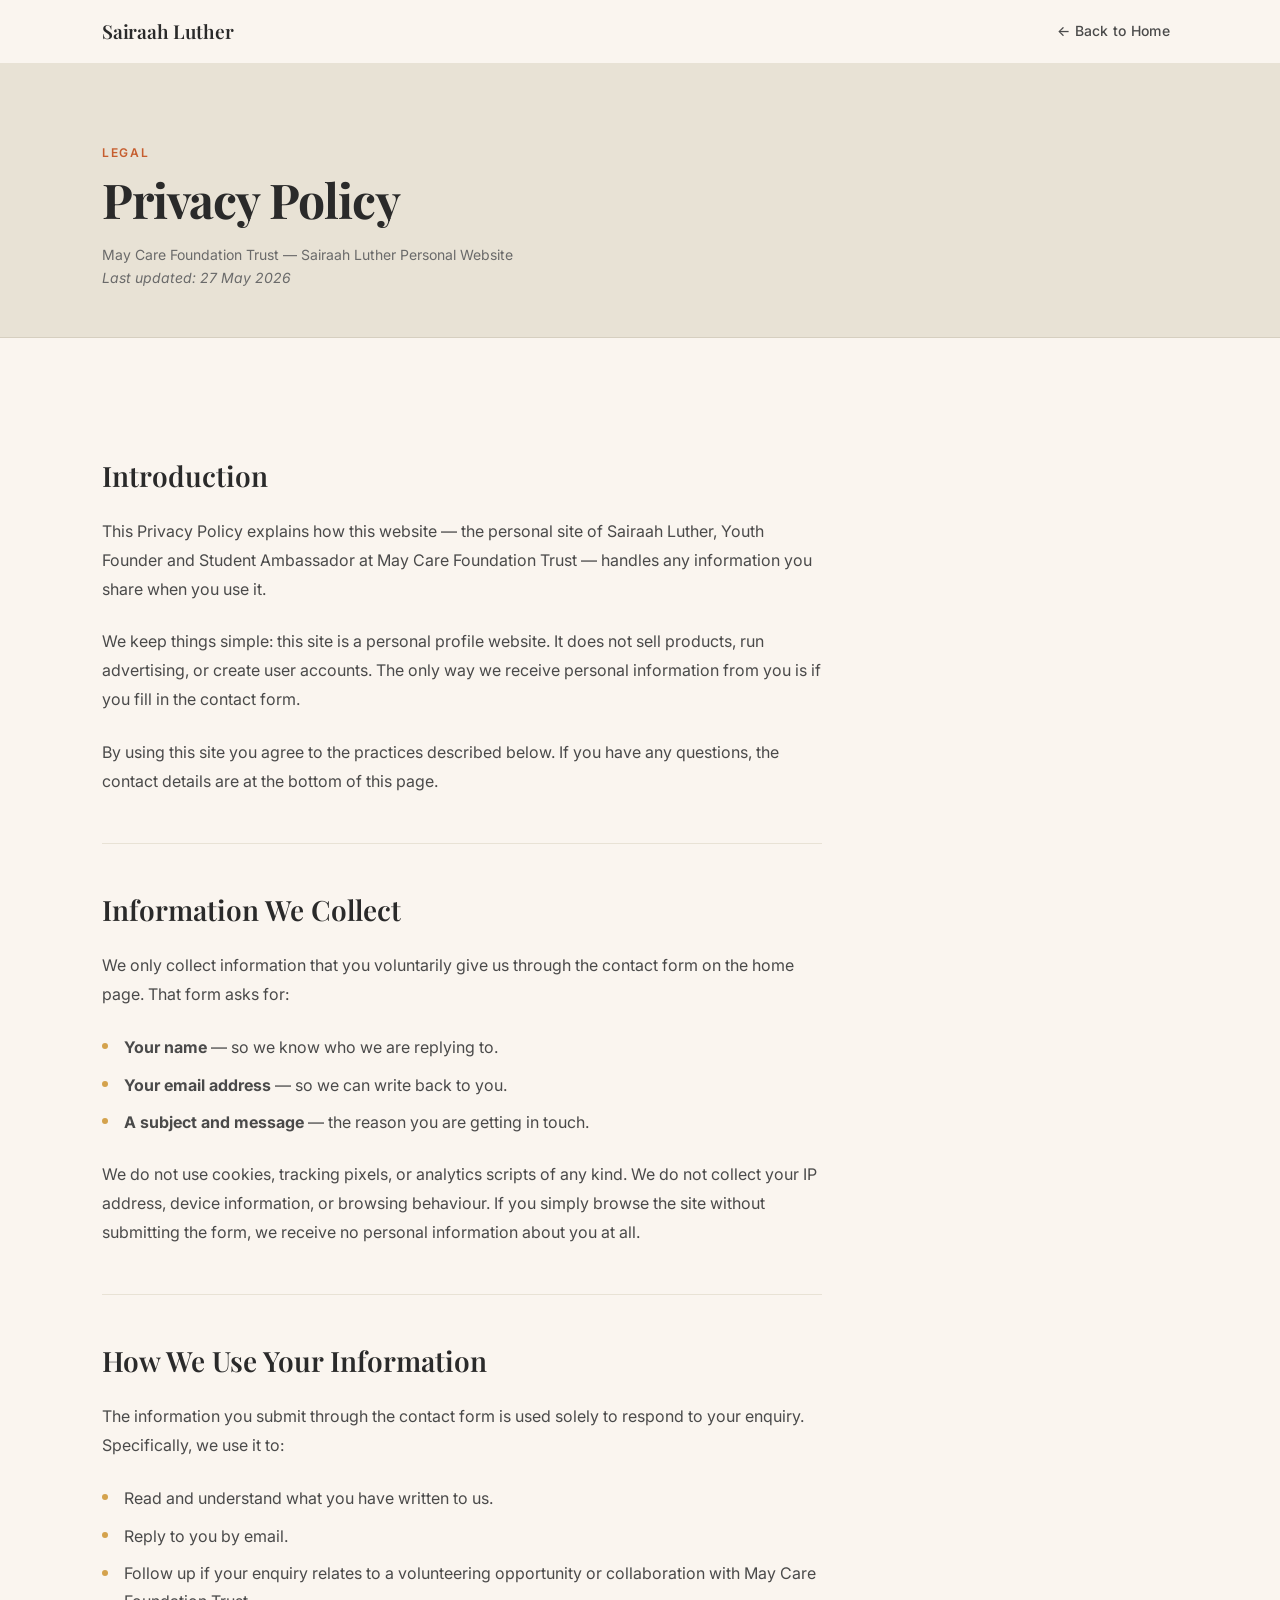
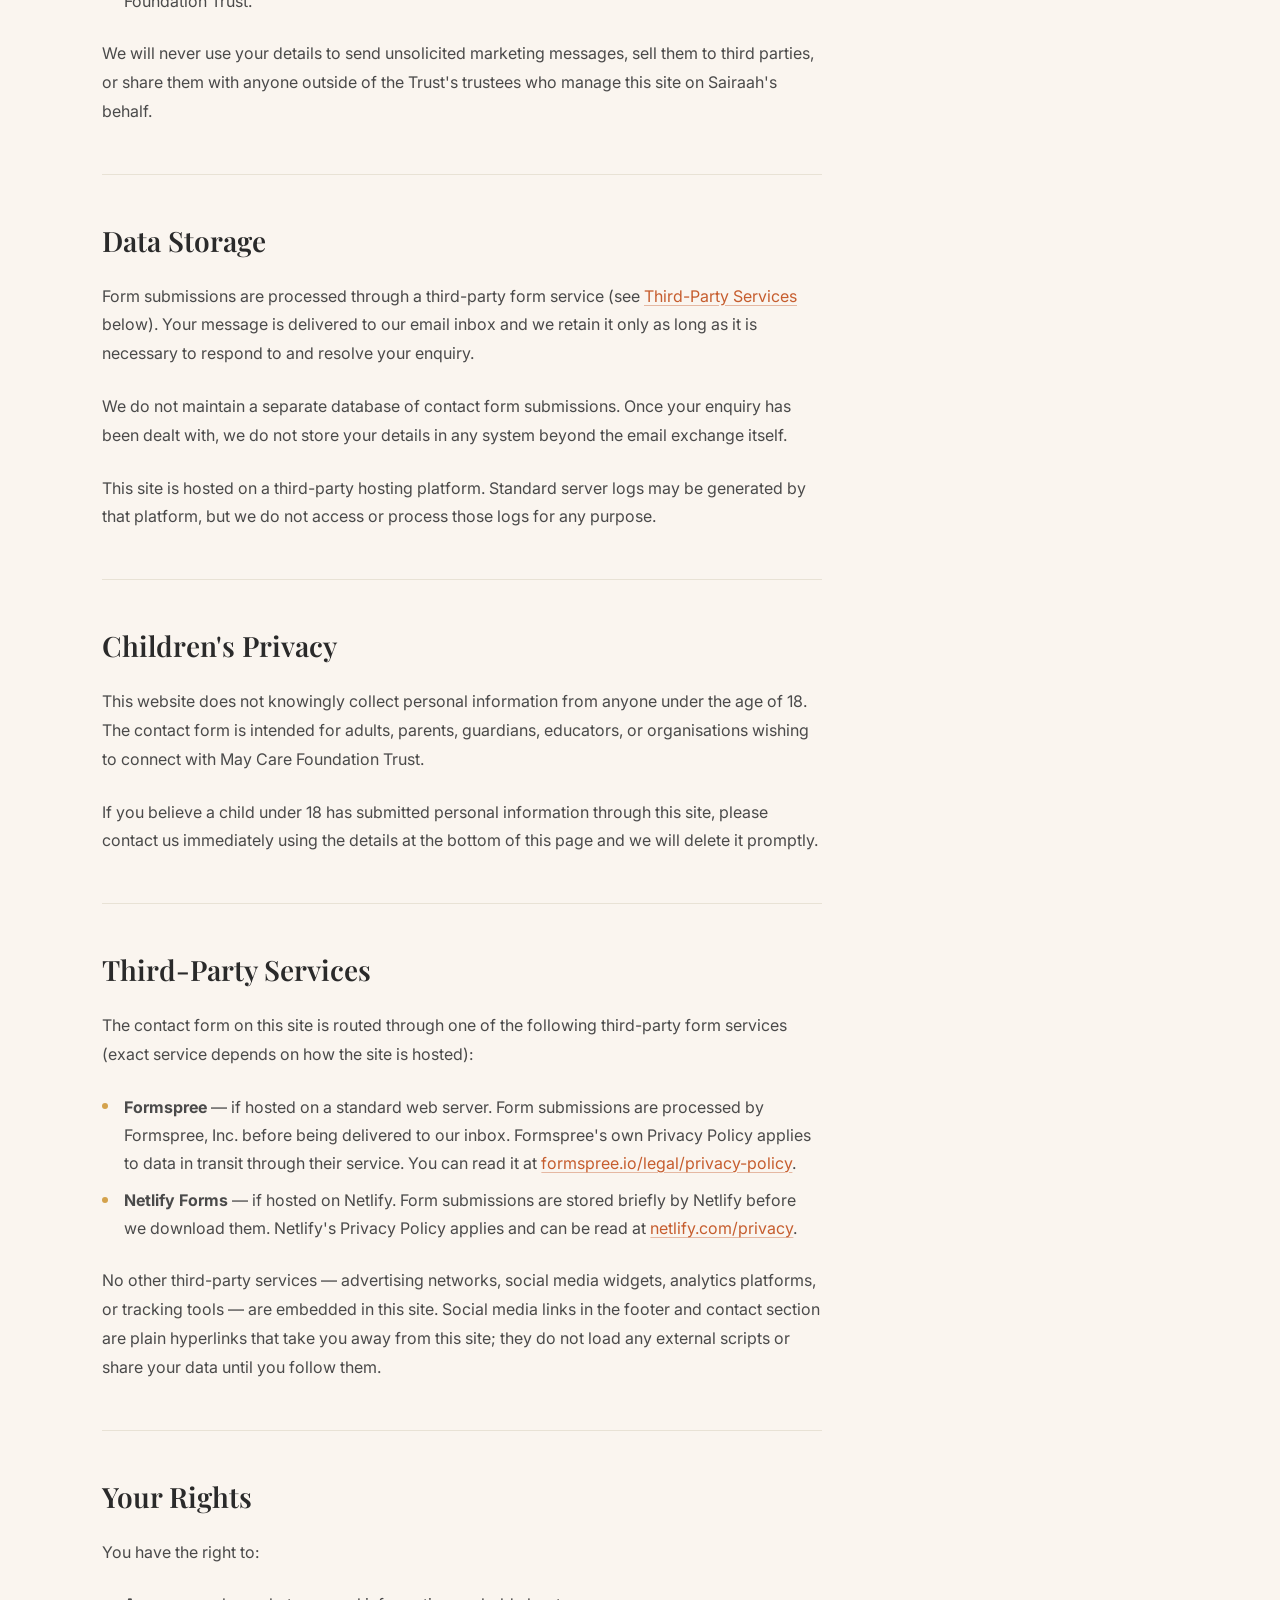
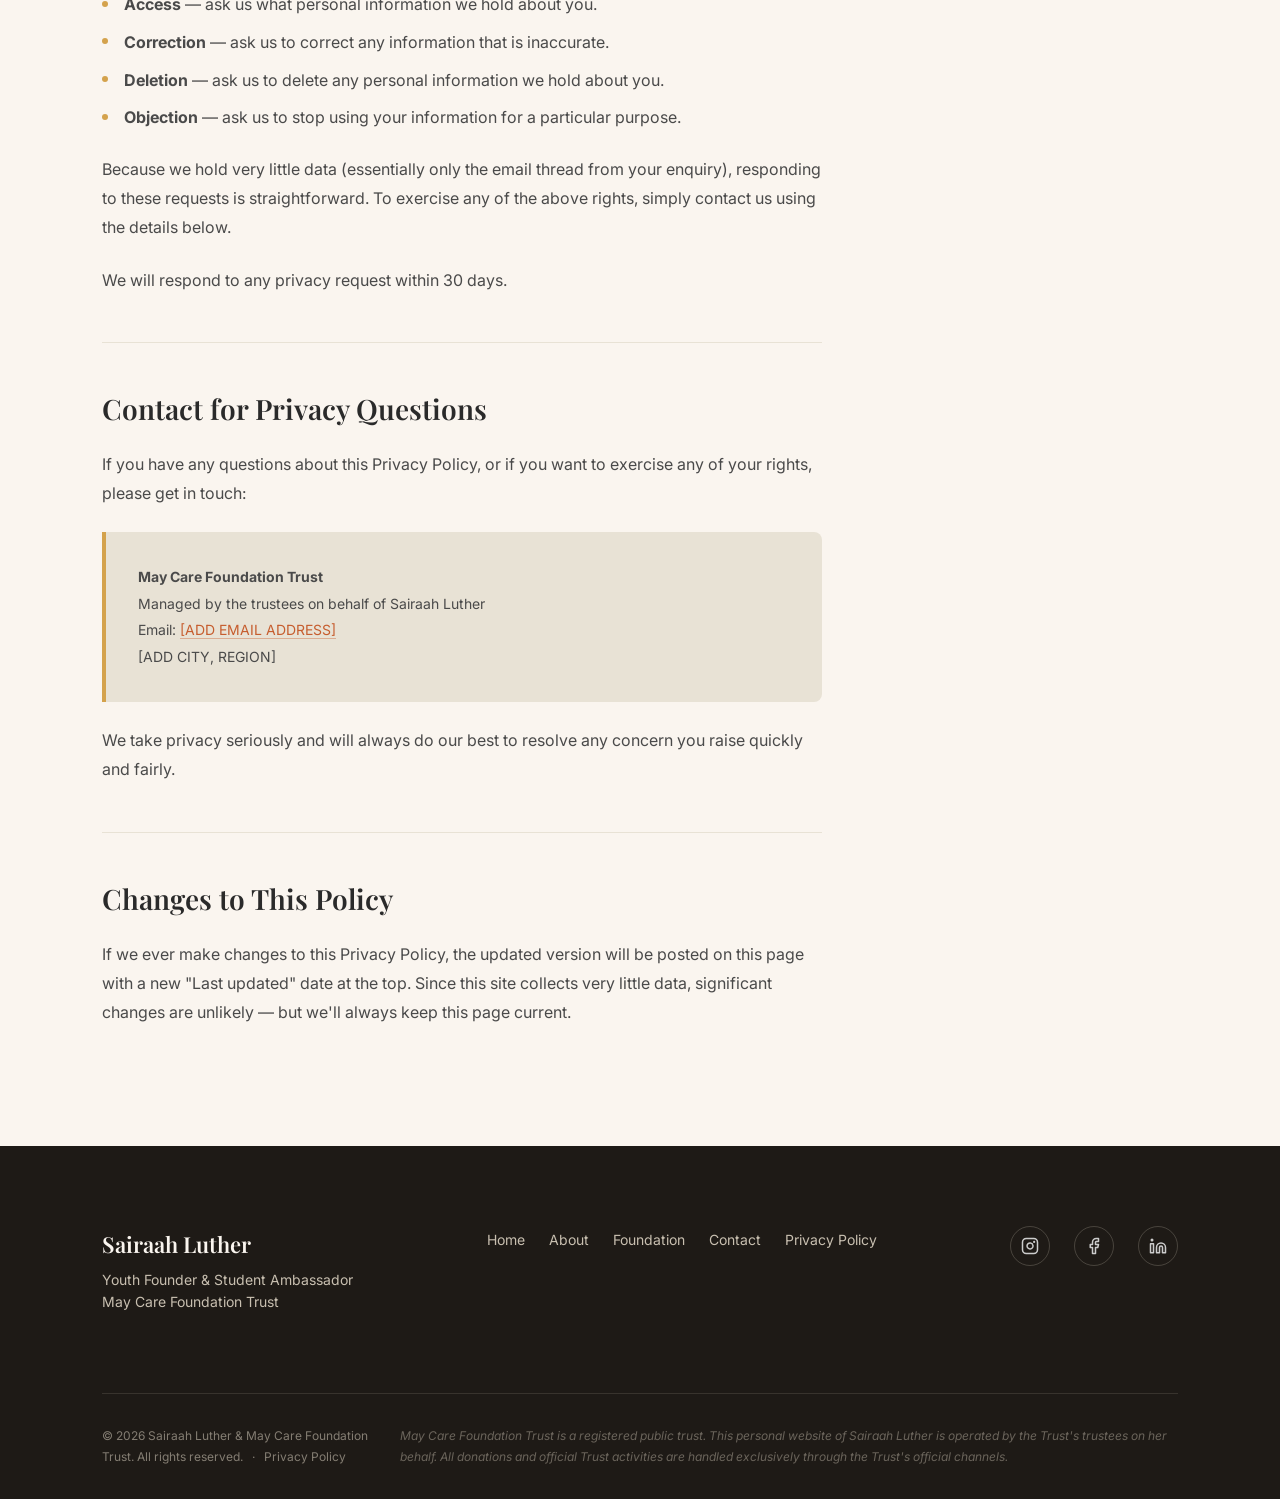
<file: privacy-policy.html>
﻿<!DOCTYPE html>
<html lang="en">
<head>
  <meta charset="UTF-8" />
  <meta name="viewport" content="width=device-width, initial-scale=1.0" />

  <title>Privacy Policy — Sairaah Luther | May Care Foundation Trust</title>
  <meta name="description" content="Privacy Policy for the personal website of Sairaah Luther, Youth Founder and Student Ambassador at May Care Foundation Trust." />
  <meta name="robots" content="noindex, follow" />

  <link rel="icon" href="/assets/favicon.ico" sizes="any" />
  <link rel="icon" type="image/png" sizes="32x32" href="/assets/favicon-32x32.png" />
  <link rel="icon" type="image/png" sizes="16x16" href="/assets/favicon-16x16.png" />
  <link rel="apple-touch-icon" sizes="180x180" href="/assets/apple-touch-icon.png" />

  <!-- Google Fonts — preconnect first to cut DNS/TLS latency -->
  <link rel="preconnect" href="https://fonts.googleapis.com" />
  <link rel="preconnect" href="https://fonts.gstatic.com" crossorigin />
  <link rel="stylesheet" href="https://fonts.googleapis.com/css2?family=Playfair+Display:ital,wght@0,400;0,500;0,600;0,700;1,400;1,500&family=Inter:wght@300;400;500;600&display=swap" />

  <link rel="stylesheet" href="css/style.css" />
</head>

<body>

  <a class="skip-link" href="#main-content">Skip to main content</a>


  <!-- ============================================================
       HEADER — simplified single-page nav
       ============================================================ -->
  <header class="site-header site-header--scrolled" role="banner">
    <nav class="nav-container" aria-label="Site navigation">
      <a class="nav-logo" href="index.html" aria-label="Sairaah Luther — back to home">
        Sairaah Luther
      </a>
      <a class="nav-link" href="index.html" aria-label="Return to main site">
        &larr; Back to Home
      </a>
    </nav>
  </header>


  <!-- ============================================================
       MAIN CONTENT
       ============================================================ -->
  <main id="main-content">

    <div class="policy-hero">
      <div class="container">
        <span class="section-label">Legal</span>
        <h1 class="policy-hero__heading">Privacy Policy</h1>
        <p class="policy-hero__meta">
          May Care Foundation Trust &mdash; Sairaah Luther Personal Website<br>
          <time datetime="2026-05-27">Last updated: 27 May 2026</time>
        </p>
      </div>
    </div>

    <div class="policy-body section-padding">
      <div class="container">
        <div class="policy-content">

          <!-- ------------------------------------------------
               1. INTRODUCTION
               ------------------------------------------------ -->
          <section class="policy-section" aria-labelledby="policy-intro">
            <h2 class="policy-section__heading" id="policy-intro">Introduction</h2>
            <p>
              This Privacy Policy explains how this website — the personal site of
              Sairaah Luther, Youth Founder and Student Ambassador at May Care Foundation
              Trust — handles any information you share when you use it.
            </p>
            <p>
              We keep things simple: this site is a personal profile website. It does not
              sell products, run advertising, or create user accounts. The only way we
              receive personal information from you is if you fill in the contact form.
            </p>
            <p>
              By using this site you agree to the practices described below. If you have
              any questions, the contact details are at the bottom of this page.
            </p>
          </section>


          <!-- ------------------------------------------------
               2. INFORMATION WE COLLECT
               ------------------------------------------------ -->
          <section class="policy-section" aria-labelledby="policy-collect">
            <h2 class="policy-section__heading" id="policy-collect">Information We Collect</h2>
            <p>
              We only collect information that you voluntarily give us through the contact
              form on the home page. That form asks for:
            </p>
            <ul class="policy-list">
              <li><strong>Your name</strong> — so we know who we are replying to.</li>
              <li><strong>Your email address</strong> — so we can write back to you.</li>
              <li>
                <strong>A subject and message</strong> — the reason you are getting
                in touch.
              </li>
            </ul>
            <p>
              We do not use cookies, tracking pixels, or analytics scripts of any kind.
              We do not collect your IP address, device information, or browsing behaviour.
              If you simply browse the site without submitting the form, we receive no
              personal information about you at all.
            </p>
          </section>


          <!-- ------------------------------------------------
               3. HOW WE USE YOUR INFORMATION
               ------------------------------------------------ -->
          <section class="policy-section" aria-labelledby="policy-use">
            <h2 class="policy-section__heading" id="policy-use">How We Use Your Information</h2>
            <p>
              The information you submit through the contact form is used solely to
              respond to your enquiry. Specifically, we use it to:
            </p>
            <ul class="policy-list">
              <li>Read and understand what you have written to us.</li>
              <li>Reply to you by email.</li>
              <li>Follow up if your enquiry relates to a volunteering opportunity or
              collaboration with May Care Foundation Trust.</li>
            </ul>
            <p>
              We will never use your details to send unsolicited marketing messages, sell
              them to third parties, or share them with anyone outside of the Trust's
              trustees who manage this site on Sairaah's behalf.
            </p>
          </section>


          <!-- ------------------------------------------------
               4. DATA STORAGE
               ------------------------------------------------ -->
          <section class="policy-section" aria-labelledby="policy-storage">
            <h2 class="policy-section__heading" id="policy-storage">Data Storage</h2>
            <p>
              Form submissions are processed through a third-party form service
              (see <a href="#policy-third-party">Third-Party Services</a> below). Your
              message is delivered to our email inbox and we retain it only as long as
              it is necessary to respond to and resolve your enquiry.
            </p>
            <p>
              We do not maintain a separate database of contact form submissions.
              Once your enquiry has been dealt with, we do not store your details in any
              system beyond the email exchange itself.
            </p>
            <p>
              This site is hosted on a third-party hosting platform. Standard server logs
              may be generated by that platform, but we do not access or process those
              logs for any purpose.
            </p>
          </section>


          <!-- ------------------------------------------------
               5. CHILDREN'S PRIVACY
               ------------------------------------------------ -->
          <section class="policy-section" aria-labelledby="policy-children">
            <h2 class="policy-section__heading" id="policy-children">Children's Privacy</h2>
            <p>
              This website does not knowingly collect personal information from anyone
              under the age of 18. The contact form is intended for adults, parents,
              guardians, educators, or organisations wishing to connect with
              May Care Foundation Trust.
            </p>
            <p>
              If you believe a child under 18 has submitted personal information through
              this site, please contact us immediately using the details at the bottom of
              this page and we will delete it promptly.
            </p>
          </section>


          <!-- ------------------------------------------------
               6. THIRD-PARTY SERVICES
               ------------------------------------------------ -->
          <section class="policy-section" aria-labelledby="policy-third-party">
            <h2 class="policy-section__heading" id="policy-third-party">Third-Party Services</h2>
            <p>
              The contact form on this site is routed through one of the following
              third-party form services (exact service depends on how the site is hosted):
            </p>
            <ul class="policy-list">
              <li>
                <strong>Formspree</strong> — if hosted on a standard web server.
                Form submissions are processed by Formspree, Inc. before being
                delivered to our inbox. Formspree's own Privacy Policy applies to
                data in transit through their service. You can read it at
                <a href="https://formspree.io/legal/privacy-policy" target="_blank" rel="noopener noreferrer">formspree.io/legal/privacy-policy</a>.
              </li>
              <li>
                <strong>Netlify Forms</strong> — if hosted on Netlify. Form
                submissions are stored briefly by Netlify before we download them.
                Netlify's Privacy Policy applies and can be read at
                <a href="https://www.netlify.com/privacy/" target="_blank" rel="noopener noreferrer">netlify.com/privacy</a>.
              </li>
            </ul>
            <p>
              No other third-party services — advertising networks, social media widgets,
              analytics platforms, or tracking tools — are embedded in this site.
              Social media links in the footer and contact section are plain hyperlinks
              that take you away from this site; they do not load any external scripts
              or share your data until you follow them.
            </p>
          </section>


          <!-- ------------------------------------------------
               7. YOUR RIGHTS
               ------------------------------------------------ -->
          <section class="policy-section" aria-labelledby="policy-rights">
            <h2 class="policy-section__heading" id="policy-rights">Your Rights</h2>
            <p>
              You have the right to:
            </p>
            <ul class="policy-list">
              <li>
                <strong>Access</strong> — ask us what personal information we hold
                about you.
              </li>
              <li>
                <strong>Correction</strong> — ask us to correct any information that
                is inaccurate.
              </li>
              <li>
                <strong>Deletion</strong> — ask us to delete any personal information
                we hold about you.
              </li>
              <li>
                <strong>Objection</strong> — ask us to stop using your information for
                a particular purpose.
              </li>
            </ul>
            <p>
              Because we hold very little data (essentially only the email thread from
              your enquiry), responding to these requests is straightforward. To exercise
              any of the above rights, simply contact us using the details below.
            </p>
            <p>
              We will respond to any privacy request within 30 days.
            </p>
          </section>


          <!-- ------------------------------------------------
               8. CONTACT FOR PRIVACY QUESTIONS
               ------------------------------------------------ -->
          <section class="policy-section" aria-labelledby="policy-contact">
            <h2 class="policy-section__heading" id="policy-contact">Contact for Privacy Questions</h2>
            <p>
              If you have any questions about this Privacy Policy, or if you want to
              exercise any of your rights, please get in touch:
            </p>
            <address class="policy-address">
              <strong>May Care Foundation Trust</strong><br>
              Managed by the trustees on behalf of Sairaah Luther<br>
              Email: <a href="mailto:[ADD EMAIL ADDRESS]">[ADD EMAIL ADDRESS]</a><br>
              [ADD CITY, REGION]
            </address>
            <p>
              We take privacy seriously and will always do our best to resolve any
              concern you raise quickly and fairly.
            </p>
          </section>


          <!-- ------------------------------------------------
               CHANGES TO THIS POLICY
               ------------------------------------------------ -->
          <section class="policy-section" aria-labelledby="policy-changes">
            <h2 class="policy-section__heading" id="policy-changes">Changes to This Policy</h2>
            <p>
              If we ever make changes to this Privacy Policy, the updated version will
              be posted on this page with a new "Last updated" date at the top. Since
              this site collects very little data, significant changes are unlikely —
              but we'll always keep this page current.
            </p>
          </section>

        </div><!-- /.policy-content -->
      </div><!-- /.container -->
    </div><!-- /.policy-body -->

  </main>


  <!-- ============================================================
       FOOTER
       ============================================================ -->
  <footer class="site-footer" role="contentinfo">
    <div class="container">

      <div class="footer__inner">

        <div class="footer__brand">
          <p class="footer__name">Sairaah Luther</p>
          <p class="footer__role">Youth Founder &amp; Student Ambassador<br>May Care Foundation Trust</p>
        </div>

        <nav class="footer__nav" aria-label="Footer navigation">
          <ul role="list">
            <li><a href="index.html">Home</a></li>
            <li><a href="index.html#about">About</a></li>
            <li><a href="index.html#foundation">Foundation</a></li>
            <li><a href="index.html#contact">Contact</a></li>
            <li><a href="privacy-policy.html" aria-current="page">Privacy Policy</a></li>
          </ul>
        </nav>

        <ul class="footer__social" role="list" aria-label="Social media links">
          <li>
            <a href="#" target="_blank" rel="noopener noreferrer"
               aria-label="Follow Sairaah on Instagram (opens in new tab)"
               class="footer__social-link">
              <img src="images/icons/instagram.svg" alt="Instagram" width="24" height="24" />
            </a>
          </li>
          <li>
            <a href="#" target="_blank" rel="noopener noreferrer"
               aria-label="Follow Sairaah on Facebook (opens in new tab)"
               class="footer__social-link">
              <img src="images/icons/facebook.svg" alt="Facebook" width="24" height="24" />
            </a>
          </li>
          <li>
            <a href="#" target="_blank" rel="noopener noreferrer"
               aria-label="Connect with Sairaah on LinkedIn (opens in new tab)"
               class="footer__social-link">
              <img src="images/icons/linkedin.svg" alt="LinkedIn" width="24" height="24" />
            </a>
          </li>
        </ul>

      </div>

      <div class="footer__bottom">
        <p class="footer__copyright">
          &copy; <span class="footer-year-pp"></span> Sairaah Luther &amp; May Care Foundation Trust. All rights reserved.
          &ensp;&middot;&ensp;
          <a href="privacy-policy.html" class="footer__policy-link" aria-current="page">Privacy Policy</a>
        </p>
        <p class="footer__disclaimer">
          May Care Foundation Trust is a registered public trust. This personal website of
          Sairaah Luther is operated by the Trust's trustees on her behalf. All donations
          and official Trust activities are handled exclusively through the Trust's official channels.
        </p>
      </div>

    </div>
  </footer>

  <script>
    /* Inline year script — avoids dependency on external script.js */
    document.querySelector('.footer-year-pp').textContent = new Date().getFullYear();

    /* Apply scrolled shadow on load since this is not a single-page scroll */
    document.addEventListener('DOMContentLoaded', () => {
      const header = document.querySelector('.site-header');
      if (header) {
        window.addEventListener('scroll', () => {
          header.classList.toggle('site-header--scrolled', window.scrollY > 10);
        }, { passive: true });
      }
    });
  </script>

</body>
</html>
</file>
<file: css/style.css>
/* ============================================================
   sairaah-website / style.css
   Warm humanitarian aesthetic — Playfair Display + Inter
   Mobile-first: base → 768px → 1024px
   ============================================================ */

/* ------------------------------------------------------------
   GOOGLE FONTS
   Loaded via <link> + preconnect in HTML for better performance.
   ------------------------------------------------------------ */


/* ------------------------------------------------------------
   CSS CUSTOM PROPERTIES
   ------------------------------------------------------------ */
:root {
  /* Brand colours */
  --color-saffron:      #C65D2E;
  --color-saffron-dark: #A84A22;
  --color-saffron-light:#D97040;
  --color-gold:         #D4A24C;
  --color-gold-light:   #E8C070;
  --color-cream:        #FAF5EF;
  --color-sage:         #E8E2D5;
  --color-sage-dark:    #D6CFC0;
  --color-charcoal:     #2A2A2A;
  --color-charcoal-mid: #4A4A4A;
  --color-charcoal-soft:#6A6A6A;
  --color-white:        #FFFFFF;
  --color-footer-bg:    #1E1A16;
  --color-footer-text:  #C8BFB0;

  /* Typography */
  --font-heading: 'Playfair Display', Georgia, serif;
  --font-body:    'Inter', system-ui, sans-serif;

  /* Font sizes (fluid via clamp) */
  --fs-xs:   0.75rem;
  --fs-sm:   0.875rem;
  --fs-base: 1rem;
  --fs-md:   1.125rem;
  --fs-lg:   1.375rem;
  --fs-xl:   1.75rem;
  --fs-2xl:  2.25rem;
  --fs-3xl:  clamp(2.25rem, 5vw, 3.25rem);
  --fs-hero: clamp(2.75rem, 8vw, 5.5rem);

  /* Spacing */
  --space-xs:  0.5rem;
  --space-sm:  1rem;
  --space-md:  1.5rem;
  --space-lg:  2rem;
  --space-xl:  3rem;
  --space-2xl: 5rem;
  --space-3xl: 7rem;

  /* Section padding */
  --section-padding-y: 5rem;

  /* Layout */
  --container-max: 1140px;
  --container-pad: 1.25rem;

  /* Radius */
  --radius-sm:   4px;
  --radius-md:   8px;
  --radius-lg:   16px;
  --radius-full: 9999px;

  /* Shadows */
  --shadow-sm:  0 1px 3px rgba(42, 42, 42, 0.08),  0 1px 2px rgba(42, 42, 42, 0.05);
  --shadow-md:  0 4px 12px rgba(42, 42, 42, 0.10),  0 2px 6px  rgba(42, 42, 42, 0.06);
  --shadow-lg:  0 8px 28px rgba(42, 42, 42, 0.13),  0 4px 10px rgba(42, 42, 42, 0.07);
  --shadow-card:0 2px 8px  rgba(42, 42, 42, 0.07),  0 1px 3px  rgba(42, 42, 42, 0.05);

  /* Transitions */
  --transition-fast:   150ms ease;
  --transition-base:   250ms ease;
  --transition-smooth: 400ms cubic-bezier(0.25, 0.46, 0.45, 0.94);
}


/* ------------------------------------------------------------
   RESET & BASE
   ------------------------------------------------------------ */
*,
*::before,
*::after {
  box-sizing: border-box;
  margin: 0;
  padding: 0;
}

html {
  scroll-behavior: smooth;
  font-size: 16px;
  -webkit-text-size-adjust: 100%;
}

body {
  font-family: var(--font-body);
  font-size: var(--fs-base);
  font-weight: 400;
  line-height: 1.7;
  color: var(--color-charcoal);
  background-color: var(--color-cream);
  -webkit-font-smoothing: antialiased;
  -moz-osx-font-smoothing: grayscale;
}

img,
video {
  max-width: 100%;
  height: auto;
  display: block;
}

a {
  color: var(--color-saffron);
  text-decoration: none;
  transition: color var(--transition-fast);
}

a:hover,
a:focus-visible {
  color: var(--color-saffron-dark);
}

ul,
ol {
  list-style: none;
}

button {
  cursor: pointer;
  border: none;
  background: none;
  font-family: inherit;
}

input,
textarea,
select {
  font-family: inherit;
  font-size: inherit;
}

address {
  font-style: normal;
}

:focus-visible {
  outline: 3px solid var(--color-gold);
  outline-offset: 3px;
  border-radius: var(--radius-sm);
}


/* ------------------------------------------------------------
   SKIP LINK
   ------------------------------------------------------------ */
.skip-link {
  position: absolute;
  top: -100%;
  left: 1rem;
  z-index: 9999;
  padding: 0.6rem 1.2rem;
  background: var(--color-saffron);
  color: var(--color-white);
  font-weight: 600;
  font-size: var(--fs-sm);
  border-radius: var(--radius-md);
  transition: top var(--transition-fast);
}

.skip-link:focus {
  top: 1rem;
  outline: none;
}


/* ------------------------------------------------------------
   UTILITIES
   ------------------------------------------------------------ */
.container {
  width: 100%;
  max-width: var(--container-max);
  margin-inline: auto;
  padding-inline: var(--container-pad);
}

.section-padding {
  padding-block: var(--section-padding-y);
}

.section-label {
  display: block;
  font-family: var(--font-body);
  font-size: var(--fs-xs);
  font-weight: 600;
  letter-spacing: 0.14em;
  text-transform: uppercase;
  color: var(--color-saffron);
  margin-bottom: 0.6rem;
}

.section-heading {
  font-family: var(--font-heading);
  font-size: var(--fs-2xl);
  font-weight: 600;
  line-height: 1.2;
  color: var(--color-charcoal);
  margin-bottom: var(--space-md);
}

.section-intro {
  font-size: var(--fs-md);
  color: var(--color-charcoal-mid);
  max-width: 68ch;
  line-height: 1.75;
  margin-bottom: var(--space-xl);
}

/* Center variant */
.section-heading--center,
.section-label--center,
.section-intro--center {
  text-align: center;
  margin-inline: auto;
}


/* ------------------------------------------------------------
   BUTTONS
   ------------------------------------------------------------ */
.btn {
  display: inline-flex;
  align-items: center;
  justify-content: center;
  gap: 0.5rem;
  padding: 0.8rem 2rem;
  font-family: var(--font-body);
  font-size: var(--fs-sm);
  font-weight: 600;
  letter-spacing: 0.04em;
  text-transform: uppercase;
  border-radius: var(--radius-md);
  border: 2px solid transparent;
  transition:
    background-color var(--transition-base),
    color            var(--transition-base),
    border-color     var(--transition-base),
    transform        var(--transition-base),
    box-shadow       var(--transition-base);
  cursor: pointer;
  text-decoration: none;
  white-space: nowrap;
}

.btn--primary {
  background-color: var(--color-saffron);
  color: var(--color-white);
  border-color: var(--color-saffron);
}

.btn--primary:hover,
.btn--primary:focus-visible {
  background-color: var(--color-saffron-dark);
  border-color: var(--color-saffron-dark);
  color: var(--color-white);
  transform: translateY(-2px);
  box-shadow: 0 6px 20px rgba(198, 93, 46, 0.35);
}

.btn--secondary {
  background-color: transparent;
  color: var(--color-saffron);
  border-color: var(--color-saffron);
}

.btn--secondary:hover,
.btn--secondary:focus-visible {
  background-color: var(--color-saffron);
  color: var(--color-white);
  transform: translateY(-2px);
  box-shadow: 0 6px 20px rgba(198, 93, 46, 0.30);
}

.btn--light {
  background-color: var(--color-white);
  color: var(--color-saffron);
  border-color: var(--color-white);
}

.btn--light:hover,
.btn--light:focus-visible {
  background-color: var(--color-cream);
  border-color: var(--color-cream);
  color: var(--color-saffron-dark);
  transform: translateY(-2px);
}

.btn--full {
  width: 100%;
}

.btn:active {
  transform: translateY(0);
}


/* ------------------------------------------------------------
   NAVIGATION
   ------------------------------------------------------------ */
.site-header {
  position: sticky;
  top: 0;
  z-index: 500;
  background-color: var(--color-cream);
  border-bottom: 1px solid transparent;
  transition:
    border-color  var(--transition-base),
    box-shadow    var(--transition-base),
    background    var(--transition-base);
}

.site-header--scrolled {
  background-color: rgba(250, 245, 239, 0.97);
  border-color: var(--color-sage);
  box-shadow: 0 2px 16px rgba(42, 42, 42, 0.08);
  backdrop-filter: blur(8px);
  -webkit-backdrop-filter: blur(8px);
}

.nav-container {
  display: flex;
  align-items: center;
  justify-content: space-between;
  max-width: var(--container-max);
  margin-inline: auto;
  padding: 0.6rem var(--container-pad);
}

.nav-logo {
  font-family: var(--font-heading);
  font-size: 1.2rem;
  font-weight: 600;
  color: var(--color-charcoal);
  letter-spacing: -0.01em;
  text-decoration: none;
  flex-shrink: 0;
}

.nav-logo:hover,
.nav-logo:focus-visible {
  color: var(--color-saffron);
}

.nav-logo__img {
  height: 60px;
  width: 60px;
  display: block;
  object-fit: cover;
  border-radius: 50%;
  box-shadow: 0 4px 16px rgba(0, 0, 0, 0.2);
  transition: transform 0.3s ease, box-shadow 0.3s ease;
  animation: logoPulse 3s ease-in-out infinite;
}

.nav-logo__img:hover {
  transform: scale(1.1) rotate(3deg);
  box-shadow: 0 8px 24px rgba(0, 0, 0, 0.3);
}

/* Hero section logo */
.hero__logo {
  width: 160px;
  height: 160px;
  object-fit: cover;
  border-radius: 50%;
  display: block;
  margin: 0 auto 1.5rem auto;
  box-shadow: 0 8px 32px rgba(0, 0, 0, 0.3);
  border: 4px solid rgba(255, 255, 255, 0.6);
  animation: heroLogoEntrance 1s ease-out forwards, logoPulse 3s ease-in-out 1s infinite;
}

@keyframes heroLogoEntrance {
  0%   { opacity: 0; transform: scale(0.6); }
  100% { opacity: 1; transform: scale(1); }
}

@keyframes logoPulse {
  0%   { box-shadow: 0 8px 32px rgba(0, 0, 0, 0.3); }
  50%  { box-shadow: 0 8px 48px rgba(210, 125, 45, 0.6); }
  100% { box-shadow: 0 8px 32px rgba(0, 0, 0, 0.3); }
}

/* Hamburger */
.nav-toggle {
  display: flex;
  flex-direction: column;
  justify-content: center;
  gap: 5px;
  width: 2.25rem;
  height: 2.25rem;
  padding: 4px;
  border-radius: var(--radius-sm);
  background: none;
  border: none;
  cursor: pointer;
  transition: background var(--transition-fast);
}

.nav-toggle:hover {
  background: var(--color-sage);
}

.nav-toggle__bar {
  display: block;
  width: 100%;
  height: 2px;
  background-color: var(--color-charcoal);
  border-radius: var(--radius-full);
  transition: transform var(--transition-base), opacity var(--transition-base);
  transform-origin: center;
}

.nav-toggle[aria-expanded="true"] .nav-toggle__bar:nth-child(1) {
  transform: translateY(7px) rotate(45deg);
}
.nav-toggle[aria-expanded="true"] .nav-toggle__bar:nth-child(2) {
  opacity: 0;
  transform: scaleX(0);
}
.nav-toggle[aria-expanded="true"] .nav-toggle__bar:nth-child(3) {
  transform: translateY(-7px) rotate(-45deg);
}

/* Nav menu — mobile */
.nav-menu {
  display: none;
  flex-direction: column;
  position: absolute;
  top: 100%;
  left: 0;
  right: 0;
  background-color: var(--color-cream);
  border-top: 1px solid var(--color-sage);
  border-bottom: 1px solid var(--color-sage);
  padding: 1rem var(--container-pad);
  gap: 0.1rem;
  box-shadow: 0 6px 20px rgba(42, 42, 42, 0.08);
}

.nav-menu--open {
  display: flex;
}

.nav-link {
  font-size: var(--fs-sm);
  font-weight: 500;
  color: var(--color-charcoal-mid);
  padding: 0.6rem 0.5rem;
  border-radius: var(--radius-sm);
  text-decoration: none;
  letter-spacing: 0.02em;
  transition:
    color       var(--transition-fast),
    background  var(--transition-fast);
}

.nav-link:hover,
.nav-link:focus-visible {
  color: var(--color-saffron);
  background: rgba(198, 93, 46, 0.06);
}

.nav-link--active {
  color: var(--color-saffron);
  font-weight: 600;
}

.nav-link--cta {
  color: var(--color-saffron);
  font-weight: 600;
}


/* ------------------------------------------------------------
   HERO SECTION
   ------------------------------------------------------------ */
.hero {
  position: relative;
  min-height: 100svh;
  min-height: 100vh;
  display: flex;
  flex-direction: column;
  align-items: center;
  justify-content: center;
  overflow: hidden;
  background-color: var(--color-charcoal);
}

/* Background image */
.hero__bg {
  position: absolute;
  inset: 0;
  background-image: url('../images/hero/hero-bg.svg');
  background-size: cover;
  background-position: center top;
  background-repeat: no-repeat;
  transform: scale(1.04);
  transition: transform 8s ease-out;
}

.hero:hover .hero__bg {
  transform: scale(1);
}

/* Gradient overlay — warm, not cold */
.hero__overlay {
  position: absolute;
  inset: 0;
  background: linear-gradient(
    160deg,
    rgba(30, 20, 10, 0.68) 0%,
    rgba(42, 28, 12, 0.55) 50%,
    rgba(198, 93, 46, 0.20) 100%
  );
}

.hero__content {
  position: relative;
  z-index: 2;
  text-align: center;
  padding: var(--space-lg) var(--container-pad);
  max-width: 820px;
}

.hero__eyebrow {
  font-family: var(--font-body);
  font-size: var(--fs-xs);
  font-weight: 600;
  letter-spacing: 0.18em;
  text-transform: uppercase;
  color: var(--color-gold-light);
  margin-bottom: var(--space-sm);
  opacity: 0;
  animation: fadeInUp 0.8s ease forwards;
  animation-delay: 0.2s;
}

.hero__heading {
  font-family: var(--font-heading);
  font-size: var(--fs-hero);
  font-weight: 700;
  line-height: 1.05;
  letter-spacing: -0.02em;
  color: var(--color-white);
  margin-bottom: var(--space-md);
  opacity: 0;
  animation: fadeInUp 0.8s ease forwards;
  animation-delay: 0.45s;
}

.hero__tagline {
  font-family: var(--font-heading);
  font-style: italic;
  font-size: clamp(1.05rem, 2.5vw, 1.4rem);
  color: rgba(250, 245, 239, 0.85);
  line-height: 1.55;
  max-width: 52ch;
  margin-inline: auto;
  margin-bottom: var(--space-xl);
  opacity: 0;
  animation: fadeInUp 0.8s ease forwards;
  animation-delay: 0.7s;
}

.hero__content .btn {
  opacity: 0;
  animation: fadeInUp 0.8s ease forwards;
  animation-delay: 0.95s;
}

/* Scroll indicator */
.hero__scroll-indicator {
  position: absolute;
  bottom: 2rem;
  left: 50%;
  transform: translateX(-50%);
  z-index: 2;
  display: flex;
  align-items: center;
  justify-content: center;
  width: 2.5rem;
  height: 2.5rem;
  border: 2px solid rgba(250, 245, 239, 0.4);
  border-radius: var(--radius-full);
  color: rgba(250, 245, 239, 0.7);
  font-size: 1rem;
  text-decoration: none;
  opacity: 0;
  animation:
    fadeIn 0.8s ease forwards 1.4s,
    scrollBounce 2.4s ease-in-out infinite 2.2s;
  transition: border-color var(--transition-fast), color var(--transition-fast);
}

.hero__scroll-indicator:hover,
.hero__scroll-indicator:focus-visible {
  border-color: var(--color-gold);
  color: var(--color-gold);
}


/* ------------------------------------------------------------
   ABOUT SECTION
   ------------------------------------------------------------ */
.about {
  background-color: var(--color-cream);
}

.about__grid {
  display: flex;
  flex-direction: column;
  gap: var(--space-xl);
}

/* Photo */
.about__photo-frame {
  position: relative;
  max-width: 420px;
  margin-inline: auto;
}

.about__photo-frame::before {
  content: '';
  position: absolute;
  inset: -12px -12px 12px 12px;
  border: 2px solid var(--color-gold);
  border-radius: var(--radius-lg);
  z-index: 0;
}

.about__photo {
  position: relative;
  z-index: 1;
  width: 100%;
  height: auto;
  object-fit: cover;
  border-radius: var(--radius-lg);
  box-shadow: var(--shadow-lg);
  aspect-ratio: 6 / 7;
}

/* Bio */
.about__bio-col .section-heading {
  margin-top: 0.2rem;
}

/* Pull quote */
.pull-quote {
  position: relative;
  padding: 1.2rem 1.5rem 1.2rem 1.8rem;
  margin-bottom: var(--space-lg);
  border-left: 4px solid var(--color-gold);
  background: linear-gradient(135deg, rgba(212, 162, 76, 0.08), rgba(232, 226, 213, 0.35));
  border-radius: 0 var(--radius-md) var(--radius-md) 0;
}

.pull-quote p {
  font-family: var(--font-heading);
  font-style: italic;
  font-size: var(--fs-lg);
  line-height: 1.5;
  color: var(--color-charcoal-mid);
}

.pull-quote cite {
  display: block;
  margin-top: 0.6rem;
  font-family: var(--font-body);
  font-style: normal;
  font-size: var(--fs-sm);
  font-weight: 600;
  letter-spacing: 0.06em;
  color: var(--color-saffron);
}

.about__bio-text {
  color: var(--color-charcoal-mid);
  line-height: 1.8;
  margin-bottom: var(--space-md);
}

/* Stats */
.about__stats {
  display: flex;
  flex-wrap: wrap;
  gap: var(--space-lg);
  margin-top: var(--space-lg);
  padding-top: var(--space-lg);
  border-top: 1px solid var(--color-sage-dark);
}

.about__stat {
  display: flex;
  flex-direction: column;
  gap: 0.2rem;
}

.about__stat-number {
  font-family: var(--font-heading);
  font-size: var(--fs-2xl);
  font-weight: 700;
  color: var(--color-saffron);
  line-height: 1;
}

.about__stat-label {
  font-size: var(--fs-xs);
  font-weight: 600;
  letter-spacing: 0.08em;
  text-transform: uppercase;
  color: var(--color-charcoal-soft);
}


/* ------------------------------------------------------------
   FOUNDATION SECTION
   ------------------------------------------------------------ */
.foundation {
  background-color: var(--color-sage);
}

.foundation .section-heading,
.foundation .section-label {
  text-align: center;
  margin-inline: auto;
}

.foundation .section-intro {
  text-align: center;
  margin-inline: auto;
}

/* Mission block */
.foundation__mission {
  max-width: 700px;
  margin-inline: auto;
  text-align: center;
  padding: var(--space-xl) var(--space-lg);
  margin-bottom: var(--space-xl);
  background: var(--color-white);
  border-radius: var(--radius-lg);
  box-shadow: var(--shadow-sm);
  position: relative;
}

.foundation__mission::before {
  content: '\201C';
  position: absolute;
  top: -0.5rem;
  left: 50%;
  transform: translateX(-50%);
  font-family: var(--font-heading);
  font-size: 6rem;
  line-height: 1;
  color: var(--color-gold);
  opacity: 0.25;
  pointer-events: none;
  user-select: none;
}

.foundation__mission-title {
  font-family: var(--font-body);
  font-size: var(--fs-xs);
  font-weight: 600;
  letter-spacing: 0.14em;
  text-transform: uppercase;
  color: var(--color-saffron);
  margin-bottom: 0.75rem;
}

.foundation__mission-text {
  font-family: var(--font-heading);
  font-style: italic;
  font-size: var(--fs-lg);
  line-height: 1.6;
  color: var(--color-charcoal-mid);
}

/* Cards heading */
.foundation__cards-heading {
  font-family: var(--font-heading);
  font-size: var(--fs-xl);
  font-weight: 600;
  text-align: center;
  color: var(--color-charcoal);
  margin-bottom: var(--space-xl);
}

/* Cards grid */
.foundation__cards {
  display: grid;
  grid-template-columns: 1fr;
  gap: var(--space-lg);
}

.foundation__card {
  background: var(--color-white);
  border-radius: var(--radius-lg);
  padding: var(--space-xl) var(--space-lg);
  box-shadow: var(--shadow-card);
  text-align: center;
  border-bottom: 3px solid transparent;
  transition:
    transform    var(--transition-smooth),
    box-shadow   var(--transition-smooth),
    border-color var(--transition-base);
}

.foundation__card:hover {
  transform: translateY(-6px);
  box-shadow: var(--shadow-lg);
  border-bottom-color: var(--color-saffron);
}

.foundation__card-icon {
  width: 64px;
  height: 64px;
  margin-inline: auto;
  margin-bottom: var(--space-md);
  background: linear-gradient(135deg, rgba(198, 93, 46, 0.10), rgba(212, 162, 76, 0.15));
  border-radius: var(--radius-full);
  display: flex;
  align-items: center;
  justify-content: center;
}

.foundation__card-title {
  font-family: var(--font-heading);
  font-size: var(--fs-lg);
  font-weight: 600;
  color: var(--color-charcoal);
  margin-bottom: var(--space-sm);
}

.foundation__card-desc {
  font-size: var(--fs-sm);
  color: var(--color-charcoal-mid);
  line-height: 1.75;
}


/* ------------------------------------------------------------
   WHAT I DO SECTION
   ------------------------------------------------------------ */
.what-i-do {
  background-color: var(--color-cream);
}

.what-i-do .section-heading,
.what-i-do .section-label,
.what-i-do .section-intro {
  text-align: center;
  margin-inline: auto;
}

.activities__grid {
  display: grid;
  grid-template-columns: 1fr;
  gap: var(--space-md);
}

.activity__card {
  background: var(--color-white);
  border-radius: var(--radius-lg);
  padding: var(--space-lg) var(--space-md);
  box-shadow: var(--shadow-card);
  border: 1px solid var(--color-sage);
  transition:
    transform    var(--transition-smooth),
    box-shadow   var(--transition-smooth),
    border-color var(--transition-base);
}

.activity__card:hover {
  transform: translateY(-5px);
  box-shadow: var(--shadow-md);
  border-color: var(--color-gold);
}

.activity__icon {
  width: 52px;
  height: 52px;
  display: flex;
  align-items: center;
  justify-content: center;
  background: linear-gradient(135deg, rgba(198, 93, 46, 0.10), rgba(212, 162, 76, 0.12));
  border-radius: var(--radius-md);
  margin-bottom: var(--space-md);
}

.activity__title {
  font-family: var(--font-heading);
  font-size: var(--fs-md);
  font-weight: 600;
  color: var(--color-charcoal);
  margin-bottom: var(--space-xs);
  line-height: 1.3;
}

.activity__desc {
  font-size: var(--fs-sm);
  color: var(--color-charcoal-mid);
  line-height: 1.75;
}


/* ------------------------------------------------------------
   GALLERY SECTION
   ------------------------------------------------------------ */
.gallery {
  background-color: var(--color-sage);
}

.gallery .section-heading,
.gallery .section-label,
.gallery .section-intro {
  text-align: center;
  margin-inline: auto;
}

/* Single column below 480px, 2-col from 480px, 3-col from 768px */
.gallery__grid {
  display: grid;
  grid-template-columns: 1fr;
  gap: var(--space-sm);
}

.gallery__item {
  position: relative;
  overflow: hidden;
  border-radius: var(--radius-md);
  background: var(--color-sage-dark);
}

.gallery__item figure {
  position: relative;
  overflow: hidden;
  height: 100%;
}

.gallery__img {
  width: 100%;
  height: 260px; /* taller at single-column width */
  object-fit: cover;
  display: block;
  transition: transform var(--transition-smooth);
}

/* Caption overlay */
.gallery__caption {
  position: absolute;
  inset-inline: 0;
  bottom: 0;
  padding: 2rem 1rem 0.9rem;
  background: linear-gradient(to top, rgba(30, 20, 10, 0.78) 0%, transparent 100%);
  color: rgba(250, 245, 239, 0.92);
  font-size: var(--fs-xs);
  font-weight: 500;
  letter-spacing: 0.04em;
  transform: translateY(100%);
  transition: transform var(--transition-smooth);
}

.gallery__item:hover .gallery__img {
  transform: scale(1.06);
}

.gallery__item:hover .gallery__caption {
  transform: translateY(0);
}

/* Focus state for keyboard navigation */
.gallery__item:focus-within .gallery__img {
  transform: scale(1.04);
}

.gallery__item:focus-within .gallery__caption {
  transform: translateY(0);
}


/* ------------------------------------------------------------
   CONTACT SECTION
   ------------------------------------------------------------ */
.contact {
  background-color: var(--color-cream);
}

.contact .section-heading,
.contact .section-label,
.contact .section-intro {
  text-align: center;
  margin-inline: auto;
}

.contact__grid {
  display: flex;
  flex-direction: column;
  gap: var(--space-xl);
}

/* Form */
.contact__form {
  display: flex;
  flex-direction: column;
  gap: var(--space-md);
}

.form-group {
  display: flex;
  flex-direction: column;
  gap: 0.4rem;
}

.form-label {
  font-size: var(--fs-sm);
  font-weight: 600;
  color: var(--color-charcoal);
  letter-spacing: 0.03em;
}

.form-label span {
  color: var(--color-saffron);
}

.form-input {
  width: 100%;
  padding: 0.8rem 1rem;
  font-family: var(--font-body);
  font-size: var(--fs-sm);
  color: var(--color-charcoal);
  background-color: var(--color-white);
  border: 1.5px solid var(--color-sage-dark);
  border-radius: var(--radius-md);
  transition:
    border-color var(--transition-fast),
    box-shadow   var(--transition-fast);
  appearance: none;
}

.form-input::placeholder {
  color: var(--color-charcoal-soft);
  opacity: 0.7;
}

.form-input:hover {
  border-color: var(--color-gold);
}

.form-input:focus {
  outline: none;
  border-color: var(--color-saffron);
  box-shadow: 0 0 0 3px rgba(198, 93, 46, 0.15);
}

.form-textarea {
  resize: vertical;
  min-height: 160px;
  line-height: 1.6;
}

/* Contact details */
.contact__details-col {
  display: flex;
  flex-direction: column;
  gap: var(--space-lg);
}

.contact__detail-block {
  padding-bottom: var(--space-lg);
  border-bottom: 1px solid var(--color-sage);
}

.contact__detail-block:last-child {
  border-bottom: none;
  padding-bottom: 0;
}

.contact__detail-heading {
  font-family: var(--font-body);
  font-size: var(--fs-xs);
  font-weight: 700;
  letter-spacing: 0.12em;
  text-transform: uppercase;
  color: var(--color-saffron);
  margin-bottom: 0.4rem;
}

.contact__detail-block p,
.contact__detail-block address {
  font-size: var(--fs-sm);
  color: var(--color-charcoal-mid);
  line-height: 1.7;
}

.contact__link {
  color: var(--color-charcoal-mid);
  text-decoration: underline;
  text-decoration-color: transparent;
  transition:
    color            var(--transition-fast),
    text-decoration-color var(--transition-fast);
}

.contact__link:hover {
  color: var(--color-saffron);
  text-decoration-color: var(--color-saffron);
}

/* Contact social links */
.contact__social {
  display: flex;
  flex-direction: column;
  gap: 0.4rem;
}

.contact__social-link {
  display: inline-block;
  font-size: var(--fs-sm);
  font-weight: 500;
  color: var(--color-charcoal-mid);
  text-decoration: underline;
  text-decoration-color: transparent;
  transition:
    color            var(--transition-fast),
    text-decoration-color var(--transition-fast);
}

.contact__social-link:hover,
.contact__social-link:focus-visible {
  color: var(--color-saffron);
  text-decoration-color: var(--color-saffron);
}


/* ------------------------------------------------------------
   FOOTER
   ------------------------------------------------------------ */
.site-footer {
  background-color: var(--color-footer-bg);
  color: var(--color-footer-text);
}

.footer__inner {
  display: flex;
  flex-direction: column;
  gap: var(--space-xl);
  padding-block: var(--space-2xl);
  border-bottom: 1px solid rgba(200, 191, 176, 0.15);
}

.footer__name {
  font-family: var(--font-heading);
  font-size: var(--fs-lg);
  font-weight: 600;
  color: var(--color-cream);
  margin-bottom: 0.3rem;
}

.footer__role {
  font-size: var(--fs-sm);
  color: var(--color-footer-text);
  line-height: 1.6;
}

.footer__nav ul {
  display: flex;
  flex-wrap: wrap;
  gap: 0.4rem 1.5rem;
}

.footer__nav a {
  font-size: var(--fs-sm);
  color: var(--color-footer-text);
  text-decoration: none;
  transition: color var(--transition-fast);
}

.footer__nav a:hover,
.footer__nav a:focus-visible {
  color: var(--color-gold);
}

/* Footer social icons */
.footer__social {
  display: flex;
  gap: var(--space-md);
  align-items: center;
}

.footer__social-link {
  display: flex;
  align-items: center;
  justify-content: center;
  width: 2.5rem;
  height: 2.5rem;
  border: 1px solid rgba(200, 191, 176, 0.25);
  border-radius: var(--radius-full);
  transition:
    border-color     var(--transition-fast),
    background-color var(--transition-fast),
    transform        var(--transition-base);
}

.footer__social-link img {
  width: 18px;
  height: 18px;
  filter: brightness(0) invert(0.8);
  transition: filter var(--transition-fast);
}

.footer__social-link:hover,
.footer__social-link:focus-visible {
  border-color: var(--color-gold);
  background-color: rgba(212, 162, 76, 0.12);
  transform: translateY(-2px);
}

.footer__social-link:hover img,
.footer__social-link:focus-visible img {
  filter: brightness(0) saturate(100%) invert(67%) sepia(44%) saturate(400%) hue-rotate(5deg) brightness(103%);
}

.footer__bottom {
  display: flex;
  flex-direction: column;
  gap: 0.5rem;
  padding-block: var(--space-lg);
  text-align: center;
}

.footer__copyright {
  font-size: var(--fs-xs);
  color: rgba(200, 191, 176, 0.6);
}

.footer__disclaimer {
  font-size: var(--fs-xs);
  color: rgba(200, 191, 176, 0.45);
  font-style: italic;
}


/* ------------------------------------------------------------
   KEYFRAME ANIMATIONS
   ------------------------------------------------------------ */
@keyframes fadeInUp {
  from {
    opacity: 0;
    transform: translateY(28px);
  }
  to {
    opacity: 1;
    transform: translateY(0);
  }
}

@keyframes fadeIn {
  from { opacity: 0; }
  to   { opacity: 1; }
}

@keyframes scrollBounce {
  0%, 100% { transform: translateX(-50%) translateY(0);  }
  50%       { transform: translateX(-50%) translateY(6px); }
}

/* Scroll-triggered reveal (add .reveal class via JS if desired) */
@keyframes revealUp {
  from {
    opacity: 0;
    transform: translateY(40px);
  }
  to {
    opacity: 1;
    transform: translateY(0);
  }
}

.reveal {
  opacity: 0;
}

.reveal--visible {
  animation: revealUp 0.65s cubic-bezier(0.25, 0.46, 0.45, 0.94) forwards;
}


/* ------------------------------------------------------------
   RESPONSIVE — 480px (gallery 2-column kick-in)
   ------------------------------------------------------------ */
@media (min-width: 480px) {
  .gallery__grid {
    grid-template-columns: repeat(2, 1fr);
    gap: var(--space-xs);
  }

  .gallery__img {
    height: 220px;
  }
}


/* ------------------------------------------------------------
   RESPONSIVE — 768px (tablets & up)
   ------------------------------------------------------------ */
@media (min-width: 768px) {
  :root {
    --section-padding-y: 6.5rem;
    --container-pad: 2rem;
  }

  /* Nav — show links, hide hamburger */
  .nav-toggle {
    display: none;
  }

  .nav-menu {
    display: flex;
    flex-direction: row;
    position: static;
    background: none;
    border: none;
    padding: 0;
    gap: 0.25rem;
    box-shadow: none;
  }

  .nav-link--cta {
    margin-left: 0.5rem;
    padding: 0.45rem 1.1rem;
    border: 1.5px solid var(--color-saffron);
    border-radius: var(--radius-md);
  }

  .nav-link--cta:hover,
  .nav-link--cta:focus-visible {
    background: var(--color-saffron);
    color: var(--color-white);
  }

  /* About — two columns */
  .about__grid {
    display: grid;
    grid-template-columns: 1fr 1fr;
    align-items: start;
    gap: var(--space-2xl);
  }

  .about__photo-frame {
    margin-inline: 0;
    max-width: none;
    position: sticky;
    top: 7rem;
  }

  /* Foundation cards — 3 columns */
  .foundation__cards {
    grid-template-columns: repeat(3, 1fr);
  }

  /* Activities — 2 columns */
  .activities__grid {
    grid-template-columns: repeat(2, 1fr);
    gap: var(--space-lg);
  }

  /* Gallery — 3 columns */
  .gallery__grid {
    grid-template-columns: repeat(3, 1fr);
    gap: var(--space-sm);
  }

  .gallery__img {
    height: 260px;
  }

  /* Contact — two columns */
  .contact__grid {
    display: grid;
    grid-template-columns: 1fr 380px;
    gap: var(--space-2xl);
    align-items: start;
  }

  /* Footer inner — row layout */
  .footer__inner {
    flex-direction: row;
    justify-content: space-between;
    align-items: flex-start;
  }

  .footer__bottom {
    flex-direction: row;
    justify-content: space-between;
    text-align: left;
  }
}


/* ------------------------------------------------------------
   RESPONSIVE — 1024px (desktop & up)
   ------------------------------------------------------------ */
@media (min-width: 1024px) {
  :root {
    --section-padding-y: 7.5rem;
  }

  /* Activities — 3 columns */
  .activities__grid {
    grid-template-columns: repeat(3, 1fr);
  }

  /* Gallery images taller on large screens */
  .gallery__img {
    height: 300px;
  }

  .contact__grid {
    grid-template-columns: 1fr 420px;
  }
}


/* ------------------------------------------------------------
   SCROLL LOCK — applied to body by JS
   ------------------------------------------------------------ */
body.menu-open,
body.lightbox-active {
  overflow: hidden;
}


/* ------------------------------------------------------------
   LIGHTBOX
   ------------------------------------------------------------ */
.lightbox {
  position: fixed;
  inset: 0;
  z-index: 900;
  display: flex;
  align-items: center;
  justify-content: center;
  padding: 1.5rem;
  opacity: 0;
  pointer-events: none;
  transition: opacity 0.3s ease;
}

.lightbox--open {
  opacity: 1;
  pointer-events: auto;
}

/* Dark backdrop */
.lightbox__backdrop {
  position: absolute;
  inset: 0;
  background: rgba(18, 12, 6, 0.93);
  cursor: pointer;
}

/* Centered content wrapper */
.lightbox__content {
  position: relative;
  z-index: 1;
  display: flex;
  flex-direction: column;
  align-items: center;
  gap: 1rem;
  max-width: min(92vw, 1080px);
  max-height: 92vh;
  transform: scale(0.94) translateY(10px);
  transition: transform 0.35s cubic-bezier(0.25, 0.46, 0.45, 0.94);
}

.lightbox--open .lightbox__content {
  transform: scale(1) translateY(0);
}

/* Image */
.lightbox__img {
  display: block;
  max-width: 100%;
  max-height: 80vh;
  width: auto;
  height: auto;
  object-fit: contain;
  border-radius: var(--radius-md);
  box-shadow: 0 32px 80px rgba(0, 0, 0, 0.75), 0 8px 24px rgba(0, 0, 0, 0.5);
}

/* Close button — top-right corner of content box */
.lightbox__close {
  position: absolute;
  top: -3.2rem;
  right: 0;
  display: flex;
  align-items: center;
  justify-content: center;
  width: 2.6rem;
  height: 2.6rem;
  border-radius: var(--radius-full);
  background: rgba(250, 245, 239, 0.12);
  border: 1.5px solid rgba(250, 245, 239, 0.25);
  color: rgba(250, 245, 239, 0.85);
  font-size: 1.5rem;
  line-height: 1;
  cursor: pointer;
  transition:
    background     var(--transition-fast),
    border-color   var(--transition-fast),
    color          var(--transition-fast),
    transform      var(--transition-base);
}

.lightbox__close:hover,
.lightbox__close:focus-visible {
  background: var(--color-saffron);
  border-color: var(--color-saffron);
  color: var(--color-white);
  transform: scale(1.1);
  outline: none;
}

/* Caption */
.lightbox__caption {
  font-family: var(--font-body);
  font-size: var(--fs-xs);
  font-weight: 500;
  letter-spacing: 0.05em;
  color: rgba(250, 245, 239, 0.65);
  text-align: center;
  max-width: 60ch;
}


/* ------------------------------------------------------------
   FORM — ERROR STATES
   ------------------------------------------------------------ */

/* Red border + glow on invalid inputs */
.form-input--error {
  border-color: #B03A2E !important;
  box-shadow: 0 0 0 3px rgba(176, 58, 46, 0.14) !important;
}

.form-input--error:focus {
  border-color: #B03A2E !important;
  box-shadow: 0 0 0 3px rgba(176, 58, 46, 0.22) !important;
}

/* Inline error message below the field */
.form-error-msg {
  display: flex;
  align-items: flex-start;
  gap: 0.35rem;
  padding-top: 0.3rem;
  font-size: var(--fs-xs);
  font-weight: 500;
  color: #B03A2E;
  line-height: 1.4;
}

/* Small circle with exclamation mark */
.form-error-msg::before {
  content: '!';
  flex-shrink: 0;
  display: inline-flex;
  align-items: center;
  justify-content: center;
  width: 1rem;
  height: 1rem;
  margin-top: 1px;
  border-radius: var(--radius-full);
  background: #B03A2E;
  color: var(--color-white);
  font-size: 0.6rem;
  font-weight: 800;
}


/* ------------------------------------------------------------
   FORM — SUCCESS STATE
   ------------------------------------------------------------ */
.form-success {
  display: flex;
  flex-direction: column;
  align-items: center;
  text-align: center;
  padding: var(--space-2xl) var(--space-lg);
  background: var(--color-white);
  border-radius: var(--radius-lg);
  border: 1.5px solid var(--color-sage);
  box-shadow: var(--shadow-md);
  outline: none; /* focus managed by JS — outline suppressed visually but available */
}

/* Checkmark circle */
.form-success__icon {
  display: flex;
  align-items: center;
  justify-content: center;
  width: 3.75rem;
  height: 3.75rem;
  border-radius: var(--radius-full);
  background: linear-gradient(135deg, var(--color-saffron), var(--color-gold));
  color: var(--color-white);
  font-size: 1.6rem;
  margin-bottom: var(--space-lg);
  box-shadow: 0 6px 20px rgba(198, 93, 46, 0.30);
}

.form-success__heading {
  font-family: var(--font-heading);
  font-size: var(--fs-xl);
  font-weight: 600;
  color: var(--color-charcoal);
  margin-bottom: var(--space-sm);
  line-height: 1.2;
}

.form-success__text {
  font-size: var(--fs-sm);
  color: var(--color-charcoal-mid);
  line-height: 1.75;
  max-width: 38ch;
}


/* ------------------------------------------------------------
   REDUCED MOTION
   ------------------------------------------------------------ */
@media (prefers-reduced-motion: reduce) {
  *,
  *::before,
  *::after {
    animation-duration: 0.01ms !important;
    animation-iteration-count: 1 !important;
    transition-duration: 0.01ms !important;
    scroll-behavior: auto !important;
  }

  .hero__bg {
    transform: none;
  }

  /* Reveal elements immediately — skip the animation */
  .reveal {
    opacity: 1;
  }

  /* Lightbox: no scale transition */
  .lightbox__content {
    transform: none !important;
  }
}


/* ============================================================
   PRIVACY POLICY PAGE
   ============================================================ */

/* Page hero banner */
.policy-hero {
  background: var(--color-sage);
  border-bottom: 1px solid var(--color-sage-dark);
  padding: var(--space-2xl) 0 var(--space-xl);
}

.policy-hero .section-label {
  display: block;
  margin-bottom: 0.5rem;
}

.policy-hero__heading {
  font-family: var(--font-heading);
  font-size: clamp(2rem, 5vw, 3rem);
  font-weight: 700;
  line-height: 1.15;
  color: var(--color-charcoal);
  letter-spacing: -0.02em;
  margin-bottom: var(--space-sm);
}

.policy-hero__meta {
  font-size: var(--fs-sm);
  color: var(--color-charcoal-soft);
  line-height: 1.65;
}

.policy-hero__meta time {
  font-style: italic;
}

/* Constrained readable column */
.policy-content {
  max-width: 72ch;
}

/* Individual sections */
.policy-section {
  padding-bottom: var(--space-xl);
  margin-bottom: var(--space-xl);
  border-bottom: 1px solid var(--color-sage);
}

.policy-section:last-child {
  border-bottom: none;
  margin-bottom: 0;
  padding-bottom: 0;
}

.policy-section__heading {
  font-family: var(--font-heading);
  font-size: var(--fs-xl);
  font-weight: 600;
  color: var(--color-charcoal);
  margin-bottom: var(--space-md);
  line-height: 1.25;
}

.policy-section p {
  font-size: var(--fs-base);
  color: var(--color-charcoal-mid);
  line-height: 1.8;
  margin-bottom: var(--space-md);
}

.policy-section p:last-child {
  margin-bottom: 0;
}

.policy-section a {
  color: var(--color-saffron);
  text-decoration: underline;
  text-decoration-color: rgba(198, 93, 46, 0.4);
  text-underline-offset: 3px;
  transition: text-decoration-color var(--transition-fast);
}

.policy-section a:hover,
.policy-section a:focus-visible {
  text-decoration-color: var(--color-saffron);
}

/* Bullet list inside policy sections */
.policy-list {
  list-style: none;
  display: flex;
  flex-direction: column;
  gap: 0.6rem;
  margin-bottom: var(--space-md);
  padding-left: 0;
}

.policy-list li {
  position: relative;
  padding-left: 1.4rem;
  font-size: var(--fs-base);
  color: var(--color-charcoal-mid);
  line-height: 1.75;
}

.policy-list li::before {
  content: '';
  position: absolute;
  left: 0;
  top: 0.65em;
  width: 6px;
  height: 6px;
  border-radius: var(--radius-full);
  background: var(--color-gold);
  flex-shrink: 0;
}

/* Address block */
.policy-address {
  display: block;
  font-style: normal;
  padding: var(--space-lg);
  background: var(--color-sage);
  border-left: 4px solid var(--color-gold);
  border-radius: 0 var(--radius-md) var(--radius-md) 0;
  font-size: var(--fs-sm);
  color: var(--color-charcoal-mid);
  line-height: 1.9;
  margin-bottom: var(--space-md);
}

.policy-address a {
  color: var(--color-saffron);
  text-decoration: underline;
  text-decoration-color: rgba(198, 93, 46, 0.4);
}

.policy-address a:hover {
  text-decoration-color: var(--color-saffron);
}

/* Footer privacy link */
.footer__policy-link {
  color: rgba(200, 191, 176, 0.6);
  text-decoration: none;
  font-size: var(--fs-xs);
  transition: color var(--transition-fast);
}

.footer__policy-link:hover,
.footer__policy-link:focus-visible {
  color: var(--color-gold);
}
</file>
